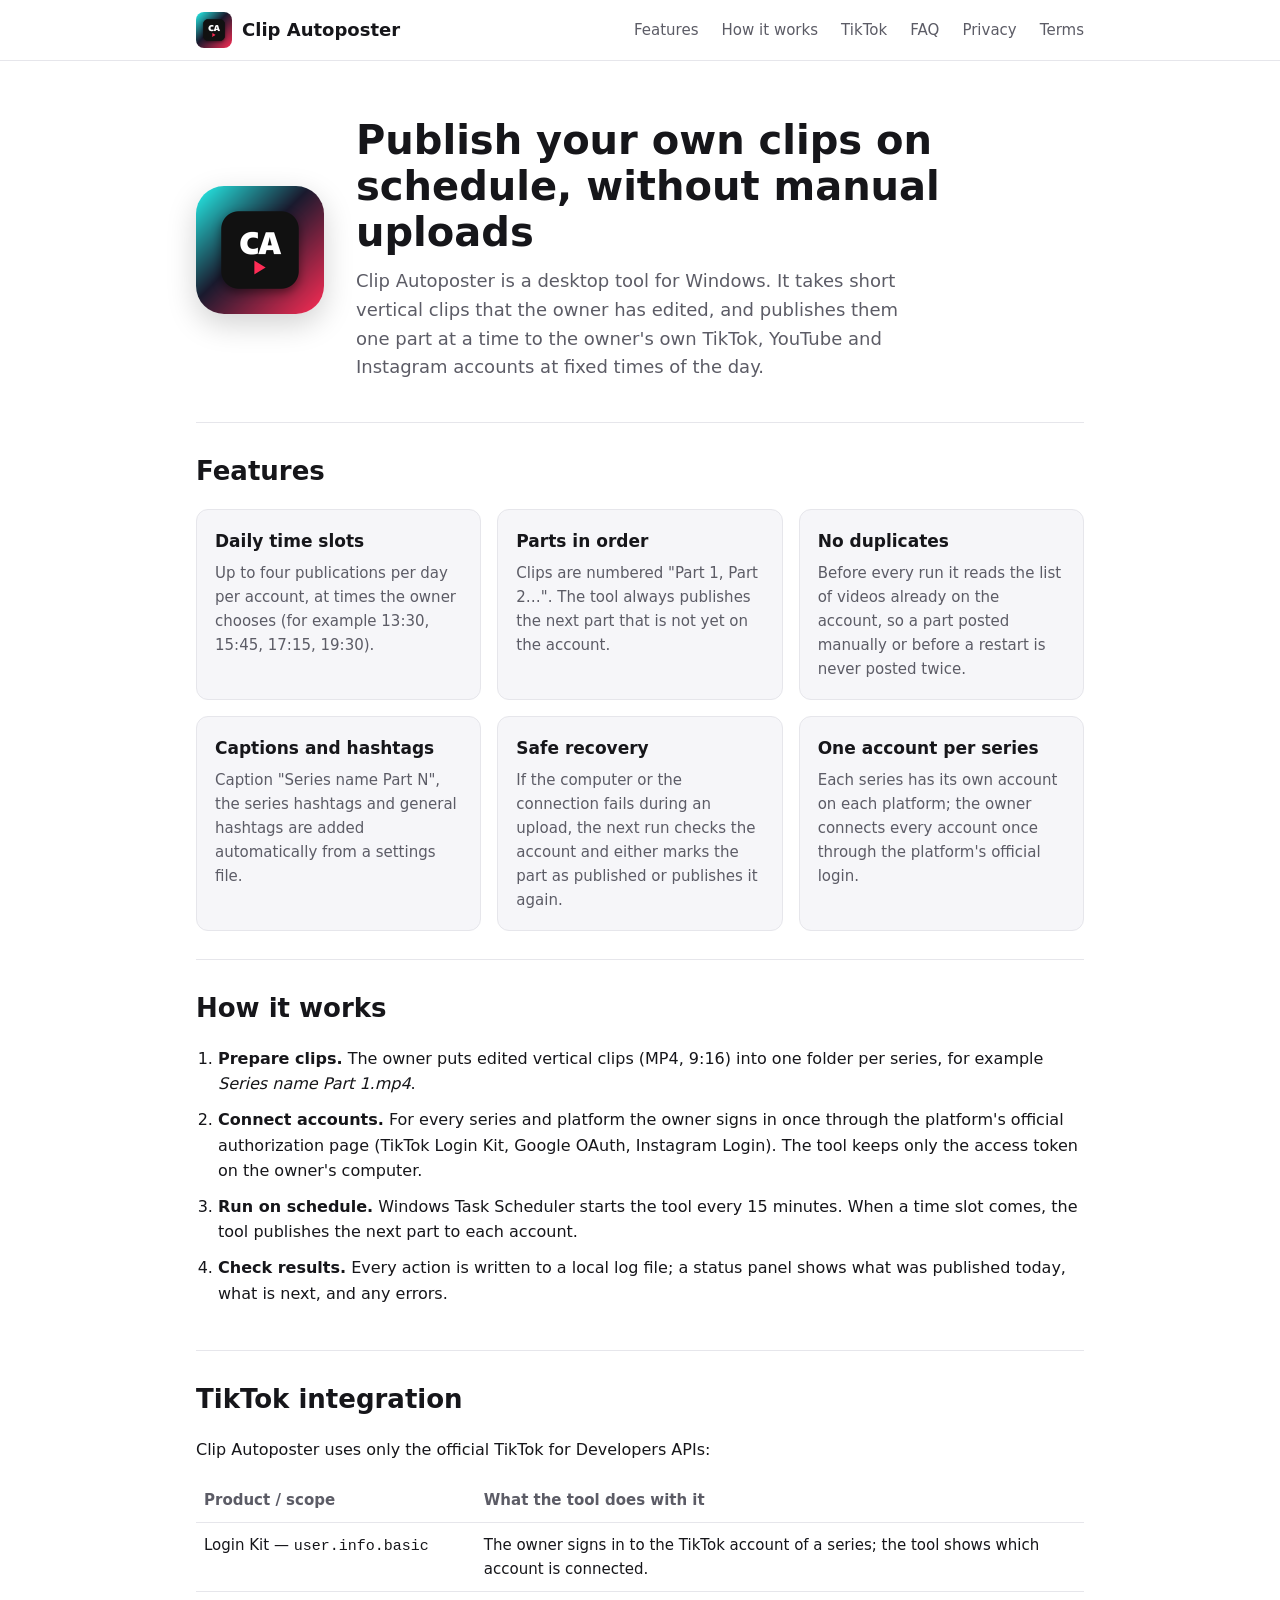
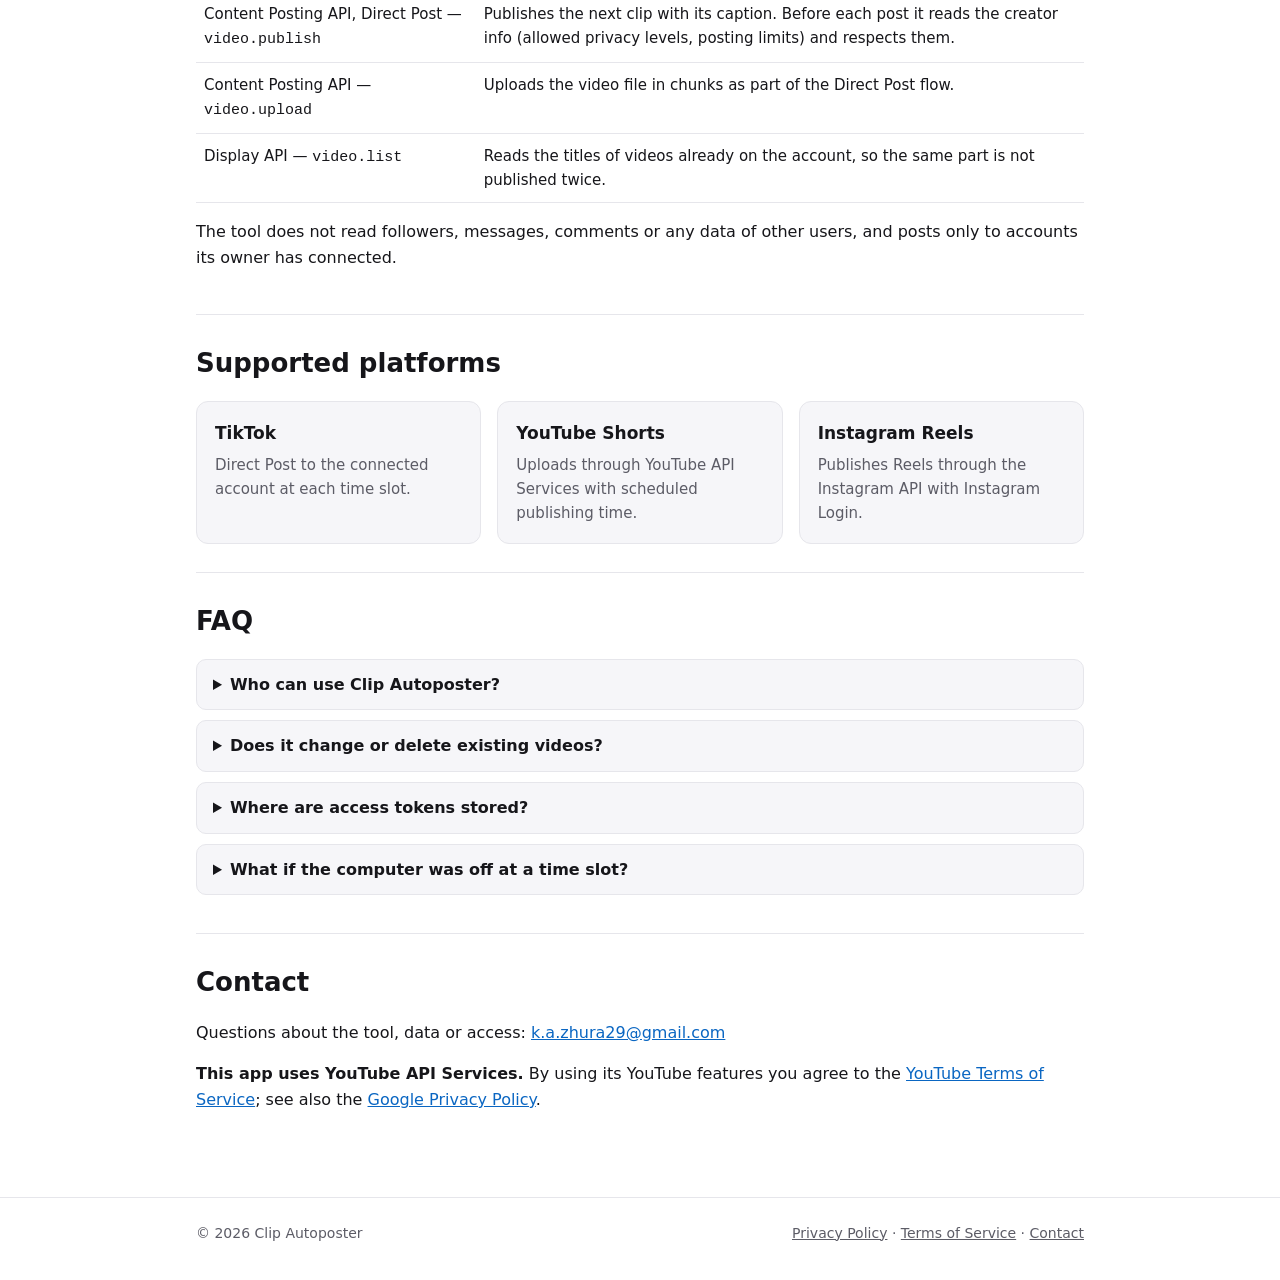
<file: index.html>
<!doctype html>
<html lang="en">
<head>
<meta charset="utf-8">
<meta name="viewport" content="width=device-width, initial-scale=1">
<title>Clip Autoposter — scheduled publishing of short clips</title>
<meta name="description" content="Clip Autoposter is a desktop tool that publishes the owner's own short video clips to the owner's TikTok, YouTube and Instagram accounts on a daily schedule.">
<link rel="icon" href="favicon.ico" sizes="48x48">
<link rel="icon" type="image/png" href="favicon-32.png" sizes="32x32">
<link rel="apple-touch-icon" href="apple-touch-icon.png">
<link rel="stylesheet" href="style.css">
</head>
<body>
<header class="site"><div class="wrap">
  <a class="brand" href="./"><img src="logo-256.png" alt="Clip Autoposter icon">Clip Autoposter</a>
  <nav>
    <a href="#features">Features</a>
    <a href="#how">How it works</a>
    <a href="#tiktok">TikTok</a>
    <a href="#faq">FAQ</a>
    <a href="privacy.html">Privacy</a>
    <a href="terms.html">Terms</a>
  </nav>
</div></header>

<main class="wrap">
  <div class="hero">
    <img src="logo-256.png" alt="Clip Autoposter icon">
    <div>
      <h1>Publish your own clips on schedule, without manual uploads</h1>
      <p>Clip Autoposter is a desktop tool for Windows. It takes short vertical clips that the owner has edited,
      and publishes them one part at a time to the owner's own TikTok, YouTube and Instagram accounts at fixed
      times of the day.</p>
    </div>
  </div>

  <section id="features">
    <h2>Features</h2>
    <div class="grid">
      <div class="card"><h3>Daily time slots</h3><p>Up to four publications per day per account, at times the owner chooses (for example 13:30, 15:45, 17:15, 19:30).</p></div>
      <div class="card"><h3>Parts in order</h3><p>Clips are numbered "Part 1, Part 2…". The tool always publishes the next part that is not yet on the account.</p></div>
      <div class="card"><h3>No duplicates</h3><p>Before every run it reads the list of videos already on the account, so a part posted manually or before a restart is never posted twice.</p></div>
      <div class="card"><h3>Captions and hashtags</h3><p>Caption "Series name Part N", the series hashtags and general hashtags are added automatically from a settings file.</p></div>
      <div class="card"><h3>Safe recovery</h3><p>If the computer or the connection fails during an upload, the next run checks the account and either marks the part as published or publishes it again.</p></div>
      <div class="card"><h3>One account per series</h3><p>Each series has its own account on each platform; the owner connects every account once through the platform's official login.</p></div>
    </div>
  </section>

  <section id="how">
    <h2>How it works</h2>
    <ol class="steps">
      <li><b>Prepare clips.</b> The owner puts edited vertical clips (MP4, 9:16) into one folder per series, for example <i>Series name Part 1.mp4</i>.</li>
      <li><b>Connect accounts.</b> For every series and platform the owner signs in once through the platform's official authorization page (TikTok Login Kit, Google OAuth, Instagram Login). The tool keeps only the access token on the owner's computer.</li>
      <li><b>Run on schedule.</b> Windows Task Scheduler starts the tool every 15 minutes. When a time slot comes, the tool publishes the next part to each account.</li>
      <li><b>Check results.</b> Every action is written to a local log file; a status panel shows what was published today, what is next, and any errors.</li>
    </ol>
  </section>

  <section id="tiktok">
    <h2>TikTok integration</h2>
    <p>Clip Autoposter uses only the official TikTok for Developers APIs:</p>
    <table>
      <tr><th>Product / scope</th><th>What the tool does with it</th></tr>
      <tr><td>Login Kit — <code>user.info.basic</code></td><td>The owner signs in to the TikTok account of a series; the tool shows which account is connected.</td></tr>
      <tr><td>Content Posting API, Direct Post — <code>video.publish</code></td><td>Publishes the next clip with its caption. Before each post it reads the creator info (allowed privacy levels, posting limits) and respects them.</td></tr>
      <tr><td>Content Posting API — <code>video.upload</code></td><td>Uploads the video file in chunks as part of the Direct Post flow.</td></tr>
      <tr><td>Display API — <code>video.list</code></td><td>Reads the titles of videos already on the account, so the same part is not published twice.</td></tr>
    </table>
    <p>The tool does not read followers, messages, comments or any data of other users, and posts only to accounts its owner has connected.</p>
  </section>

  <section id="platforms">
    <h2>Supported platforms</h2>
    <div class="grid">
      <div class="card"><h3>TikTok</h3><p>Direct Post to the connected account at each time slot.</p></div>
      <div class="card"><h3>YouTube Shorts</h3><p>Uploads through YouTube API Services with scheduled publishing time.</p></div>
      <div class="card"><h3>Instagram Reels</h3><p>Publishes Reels through the Instagram API with Instagram Login.</p></div>
    </div>
  </section>

  <section id="faq">
    <h2>FAQ</h2>
    <details><summary>Who can use Clip Autoposter?</summary><p>It is a personal tool. It runs on its owner's computer and publishes only to accounts that the owner connected. It is not sold or offered as a hosted service.</p></details>
    <details><summary>Does it change or delete existing videos?</summary><p>No. It only publishes new clips and reads the titles of existing videos to avoid duplicates.</p></details>
    <details><summary>Where are access tokens stored?</summary><p>In files on the owner's computer only. See the <a href="privacy.html">Privacy Policy</a> for details and how to revoke access.</p></details>
    <details><summary>What if the computer was off at a time slot?</summary><p>A slot missed by more than 40 minutes is skipped, so clips are never published in a burst.</p></details>
  </section>

  <section id="contact">
    <h2>Contact</h2>
    <p>Questions about the tool, data or access: <a href="mailto:k.a.zhura29@gmail.com">k.a.zhura29@gmail.com</a></p>
    <p><b>This app uses YouTube API Services.</b> By using its YouTube features you agree to the
    <a href="https://www.youtube.com/t/terms">YouTube Terms of Service</a>; see also the
    <a href="https://policies.google.com/privacy">Google Privacy Policy</a>.</p>
  </section>
</main>

<footer class="site"><div class="wrap">
  <span>© 2026 Clip Autoposter</span>
  <span><a href="privacy.html">Privacy Policy</a> · <a href="terms.html">Terms of Service</a> · <a href="mailto:k.a.zhura29@gmail.com">Contact</a></span>
</div></footer>
</body>
</html>
</file>
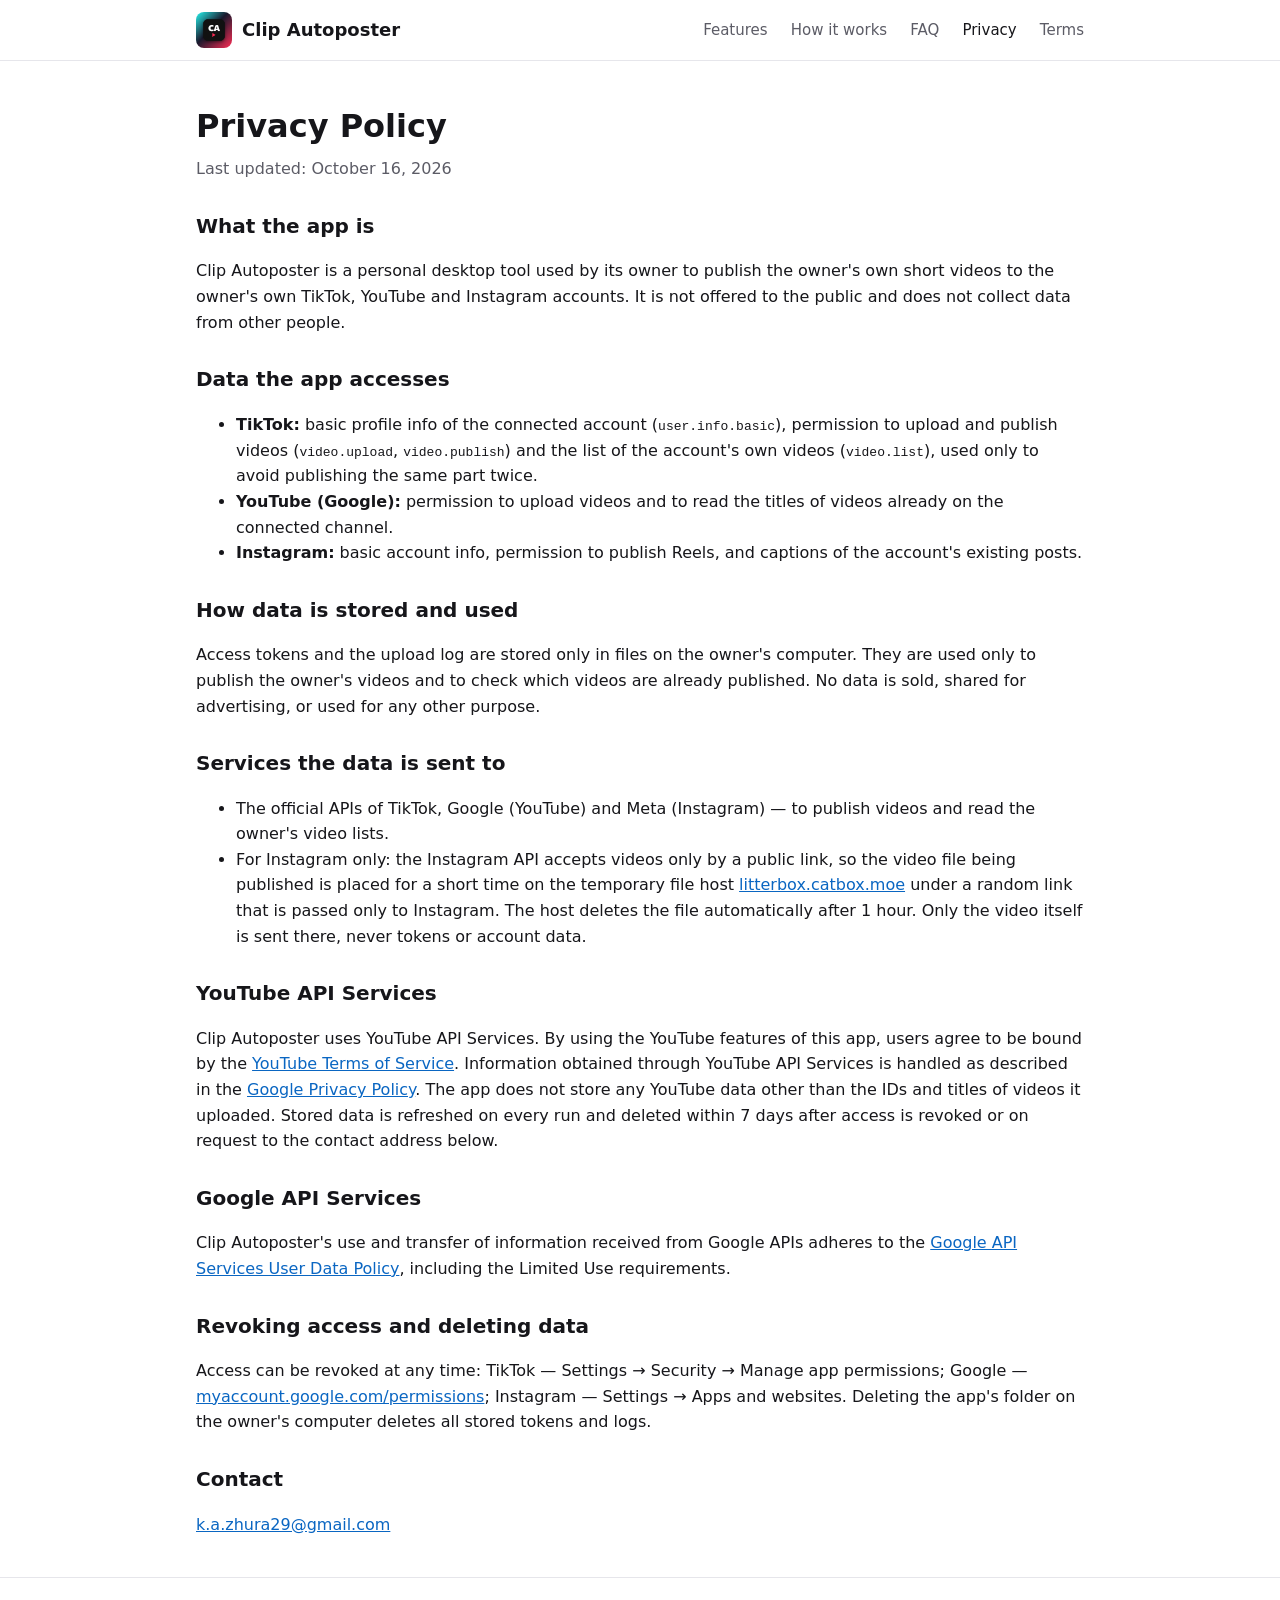
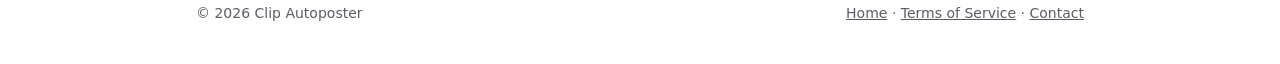
<file: privacy.html>
<!doctype html>
<html lang="en">
<head>
<meta charset="utf-8">
<meta name="viewport" content="width=device-width, initial-scale=1">
<title>Privacy Policy — Clip Autoposter</title>
<link rel="icon" href="favicon.ico" sizes="48x48">
<link rel="icon" type="image/png" href="favicon-32.png" sizes="32x32">
<link rel="apple-touch-icon" href="apple-touch-icon.png">
<link rel="stylesheet" href="style.css">
</head>
<body>
<header class="site"><div class="wrap">
  <a class="brand" href="./"><img src="logo-256.png" alt="Clip Autoposter icon">Clip Autoposter</a>
  <nav>
    <a href="./#features">Features</a>
    <a href="./#how">How it works</a>
    <a href="./#faq">FAQ</a>
    <a href="privacy.html" class="active">Privacy</a>
    <a href="terms.html">Terms</a>
  </nav>
</div></header>

<main class="wrap doc">
<h1>Privacy Policy</h1>
<p class="updated">Last updated: October 16, 2026</p>

<h2>What the app is</h2>
<p>Clip Autoposter is a personal desktop tool used by its owner to publish the owner's own short videos to the owner's own
TikTok, YouTube and Instagram accounts. It is not offered to the public and does not collect data from other people.</p>

<h2>Data the app accesses</h2>
<ul>
  <li><b>TikTok:</b> basic profile info of the connected account (<code>user.info.basic</code>), permission to upload and publish
    videos (<code>video.upload</code>, <code>video.publish</code>) and the list of the account's own videos (<code>video.list</code>),
    used only to avoid publishing the same part twice.</li>
  <li><b>YouTube (Google):</b> permission to upload videos and to read the titles of videos already on the connected channel.</li>
  <li><b>Instagram:</b> basic account info, permission to publish Reels, and captions of the account's existing posts.</li>
</ul>

<h2>How data is stored and used</h2>
<p>Access tokens and the upload log are stored only in files on the owner's computer. They are used only to publish
the owner's videos and to check which videos are already published. No data is sold, shared for advertising,
or used for any other purpose.</p>

<h2>Services the data is sent to</h2>
<ul>
  <li>The official APIs of TikTok, Google (YouTube) and Meta (Instagram) — to publish videos and read the owner's video lists.</li>
  <li>For Instagram only: the Instagram API accepts videos only by a public link, so the video file being published is placed for a
    short time on the temporary file host <a href="https://litterbox.catbox.moe">litterbox.catbox.moe</a> under a random link
    that is passed only to Instagram. The host deletes the file automatically after 1 hour. Only the video itself is sent there,
    never tokens or account data.</li>
</ul>

<h2>YouTube API Services</h2>
<p>Clip Autoposter uses YouTube API Services. By using the YouTube features of this app, users agree to be bound by the
<a href="https://www.youtube.com/t/terms">YouTube Terms of Service</a>. Information obtained through YouTube API Services
is handled as described in the <a href="https://policies.google.com/privacy">Google Privacy Policy</a>.
The app does not store any YouTube data other than the IDs and titles of videos it uploaded. Stored data is refreshed on every run
and deleted within 7 days after access is revoked or on request to the contact address below.</p>

<h2>Google API Services</h2>
<p>Clip Autoposter's use and transfer of information received from Google APIs adheres to the
<a href="https://developers.google.com/terms/api-services-user-data-policy">Google API Services User Data Policy</a>,
including the Limited Use requirements.</p>

<h2>Revoking access and deleting data</h2>
<p>Access can be revoked at any time: TikTok — Settings → Security → Manage app permissions;
Google — <a href="https://myaccount.google.com/permissions">myaccount.google.com/permissions</a>;
Instagram — Settings → Apps and websites. Deleting the app's folder on the owner's computer deletes all stored tokens and logs.</p>

<h2>Contact</h2>
<p><a href="mailto:k.a.zhura29@gmail.com">k.a.zhura29@gmail.com</a></p>
</main>

<footer class="site"><div class="wrap">
  <span>© 2026 Clip Autoposter</span>
  <span><a href="./">Home</a> · <a href="terms.html">Terms of Service</a> · <a href="mailto:k.a.zhura29@gmail.com">Contact</a></span>
</div></footer>
</body>
</html>
</file>
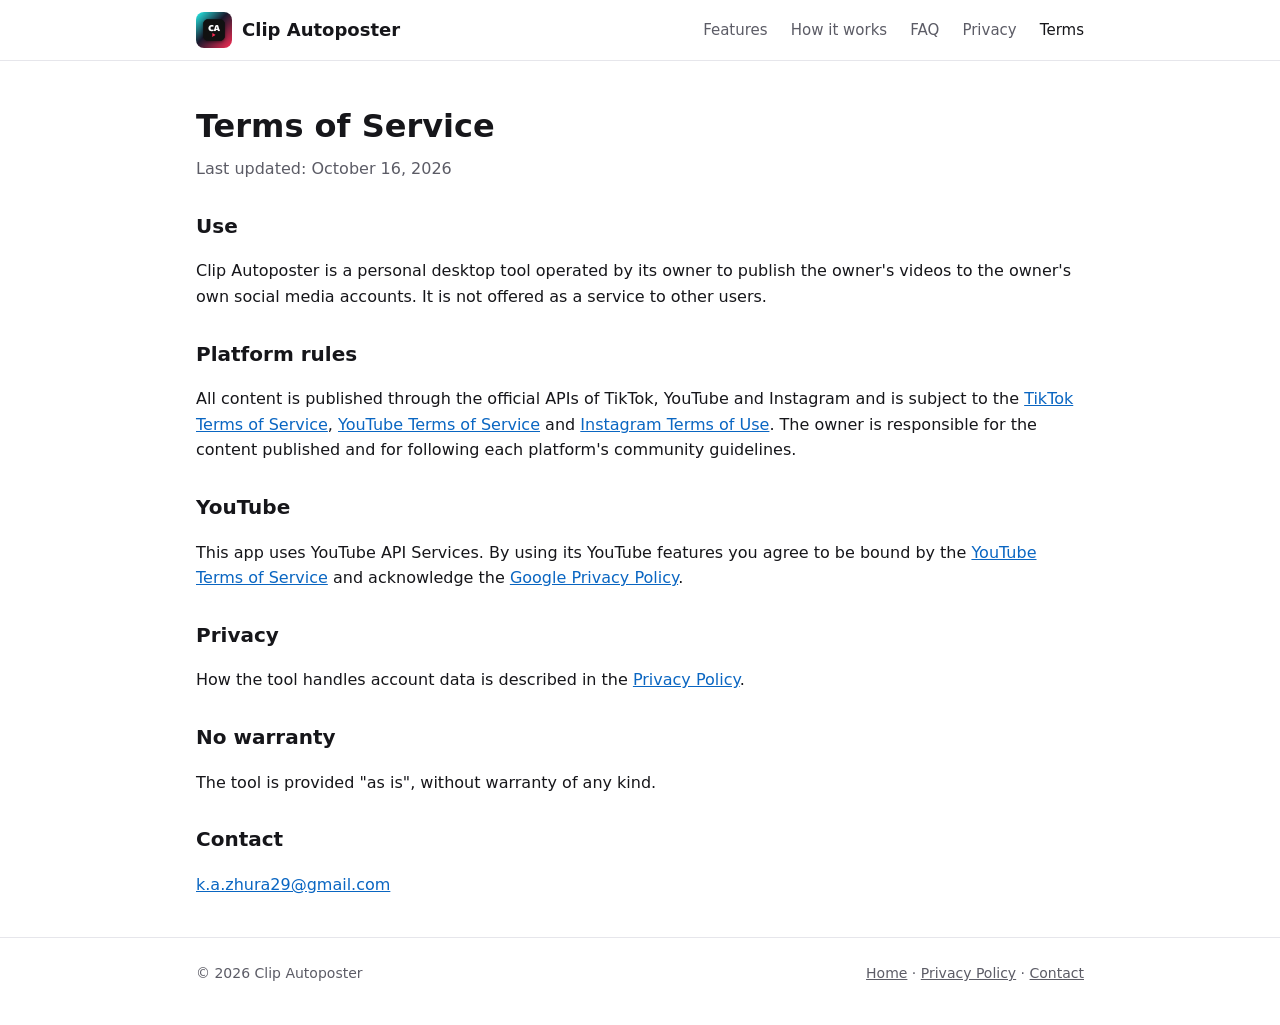
<file: terms.html>
<!doctype html>
<html lang="en">
<head>
<meta charset="utf-8">
<meta name="viewport" content="width=device-width, initial-scale=1">
<title>Terms of Service — Clip Autoposter</title>
<link rel="icon" href="favicon.ico" sizes="48x48">
<link rel="icon" type="image/png" href="favicon-32.png" sizes="32x32">
<link rel="apple-touch-icon" href="apple-touch-icon.png">
<link rel="stylesheet" href="style.css">
</head>
<body>
<header class="site"><div class="wrap">
  <a class="brand" href="./"><img src="logo-256.png" alt="Clip Autoposter icon">Clip Autoposter</a>
  <nav>
    <a href="./#features">Features</a>
    <a href="./#how">How it works</a>
    <a href="./#faq">FAQ</a>
    <a href="privacy.html">Privacy</a>
    <a href="terms.html" class="active">Terms</a>
  </nav>
</div></header>

<main class="wrap doc">
<h1>Terms of Service</h1>
<p class="updated">Last updated: October 16, 2026</p>

<h2>Use</h2>
<p>Clip Autoposter is a personal desktop tool operated by its owner to publish the owner's videos to the owner's own social media
accounts. It is not offered as a service to other users.</p>

<h2>Platform rules</h2>
<p>All content is published through the official APIs of TikTok, YouTube and Instagram and is subject to the
<a href="https://www.tiktok.com/legal/terms-of-service">TikTok Terms of Service</a>,
<a href="https://www.youtube.com/t/terms">YouTube Terms of Service</a> and
<a href="https://help.instagram.com/581066165581870">Instagram Terms of Use</a>.
The owner is responsible for the content published and for following each platform's community guidelines.</p>

<h2>YouTube</h2>
<p>This app uses YouTube API Services. By using its YouTube features you agree to be bound by the
<a href="https://www.youtube.com/t/terms">YouTube Terms of Service</a> and acknowledge the
<a href="https://policies.google.com/privacy">Google Privacy Policy</a>.</p>

<h2>Privacy</h2>
<p>How the tool handles account data is described in the <a href="privacy.html">Privacy Policy</a>.</p>

<h2>No warranty</h2>
<p>The tool is provided "as is", without warranty of any kind.</p>

<h2>Contact</h2>
<p><a href="mailto:k.a.zhura29@gmail.com">k.a.zhura29@gmail.com</a></p>
</main>

<footer class="site"><div class="wrap">
  <span>© 2026 Clip Autoposter</span>
  <span><a href="./">Home</a> · <a href="privacy.html">Privacy Policy</a> · <a href="mailto:k.a.zhura29@gmail.com">Contact</a></span>
</div></footer>
</body>
</html>
</file>
<file: style.css>
:root {
  --bg: #ffffff;
  --text: #16161a;
  --muted: #5c5c66;
  --line: #e6e6eb;
  --card: #f6f6f9;
  --accent: #fe2c55;
  --accent2: #25f4ee;
  --link: #0a66c2;
}
@media (prefers-color-scheme: dark) {
  :root { --bg: #111114; --text: #ececf1; --muted: #a0a0ab; --line: #2a2a31; --card: #1a1a1f; --link: #6cb4ff; }
}
* { box-sizing: border-box; }
body { margin: 0; font-family: system-ui, -apple-system, "Segoe UI", Roboto, sans-serif; line-height: 1.6; color: var(--text); background: var(--bg); }
a { color: var(--link); }
.wrap { max-width: 920px; margin: 0 auto; padding: 0 16px; }

header.site { border-bottom: 1px solid var(--line); }
header.site .wrap { display: flex; align-items: center; justify-content: space-between; gap: 16px; padding-top: 12px; padding-bottom: 12px; flex-wrap: wrap; }
.brand { display: flex; align-items: center; gap: 10px; color: var(--text); text-decoration: none; font-weight: 700; font-size: 18px; }
.brand img { width: 36px; height: 36px; border-radius: 8px; }
nav a { color: var(--muted); text-decoration: none; margin-left: 18px; font-size: 15px; }
nav a:first-child { margin-left: 0; }
nav a:hover, nav a.active { color: var(--text); }

.hero { padding: 56px 0 40px; display: flex; gap: 32px; align-items: center; flex-wrap: wrap; }
.hero img { width: 128px; height: 128px; border-radius: 28px; box-shadow: 0 10px 30px rgba(0,0,0,.18); }
.hero h1 { font-size: 40px; line-height: 1.15; margin: 0 0 12px; }
.hero p { font-size: 18px; color: var(--muted); margin: 0; max-width: 560px; }
.hero > div { flex: 1 1 320px; }

section { padding: 28px 0; border-top: 1px solid var(--line); }
section h2 { font-size: 26px; margin: 0 0 16px; }
.grid { display: grid; grid-template-columns: repeat(auto-fit, minmax(240px, 1fr)); gap: 16px; }
.card { background: var(--card); border: 1px solid var(--line); border-radius: 12px; padding: 18px; }
.card h3 { margin: 0 0 6px; font-size: 17px; }
.card p { margin: 0; color: var(--muted); font-size: 15px; }
ol.steps { padding-left: 22px; }
ol.steps li { margin-bottom: 10px; }
table { width: 100%; border-collapse: collapse; font-size: 15px; }
th, td { text-align: left; padding: 10px 8px; border-bottom: 1px solid var(--line); vertical-align: top; }
th { color: var(--muted); font-weight: 600; }
details { border: 1px solid var(--line); border-radius: 10px; padding: 12px 16px; margin-bottom: 10px; background: var(--card); }
summary { cursor: pointer; font-weight: 600; }
.doc h1 { font-size: 32px; margin: 40px 0 4px; }
.doc h2 { font-size: 20px; margin-top: 28px; }
.doc .updated { color: var(--muted); margin-top: 0; }

footer.site { border-top: 1px solid var(--line); margin-top: 40px; padding: 24px 0 40px; color: var(--muted); font-size: 14px; }
footer.site .wrap { display: flex; justify-content: space-between; gap: 16px; flex-wrap: wrap; }
footer.site a { color: var(--muted); }

@media (max-width: 560px) {
  .hero { padding-top: 32px; }
  .hero h1 { font-size: 30px; }
  .hero img { width: 88px; height: 88px; border-radius: 20px; }
  nav a { margin-left: 12px; }
}
</file>
